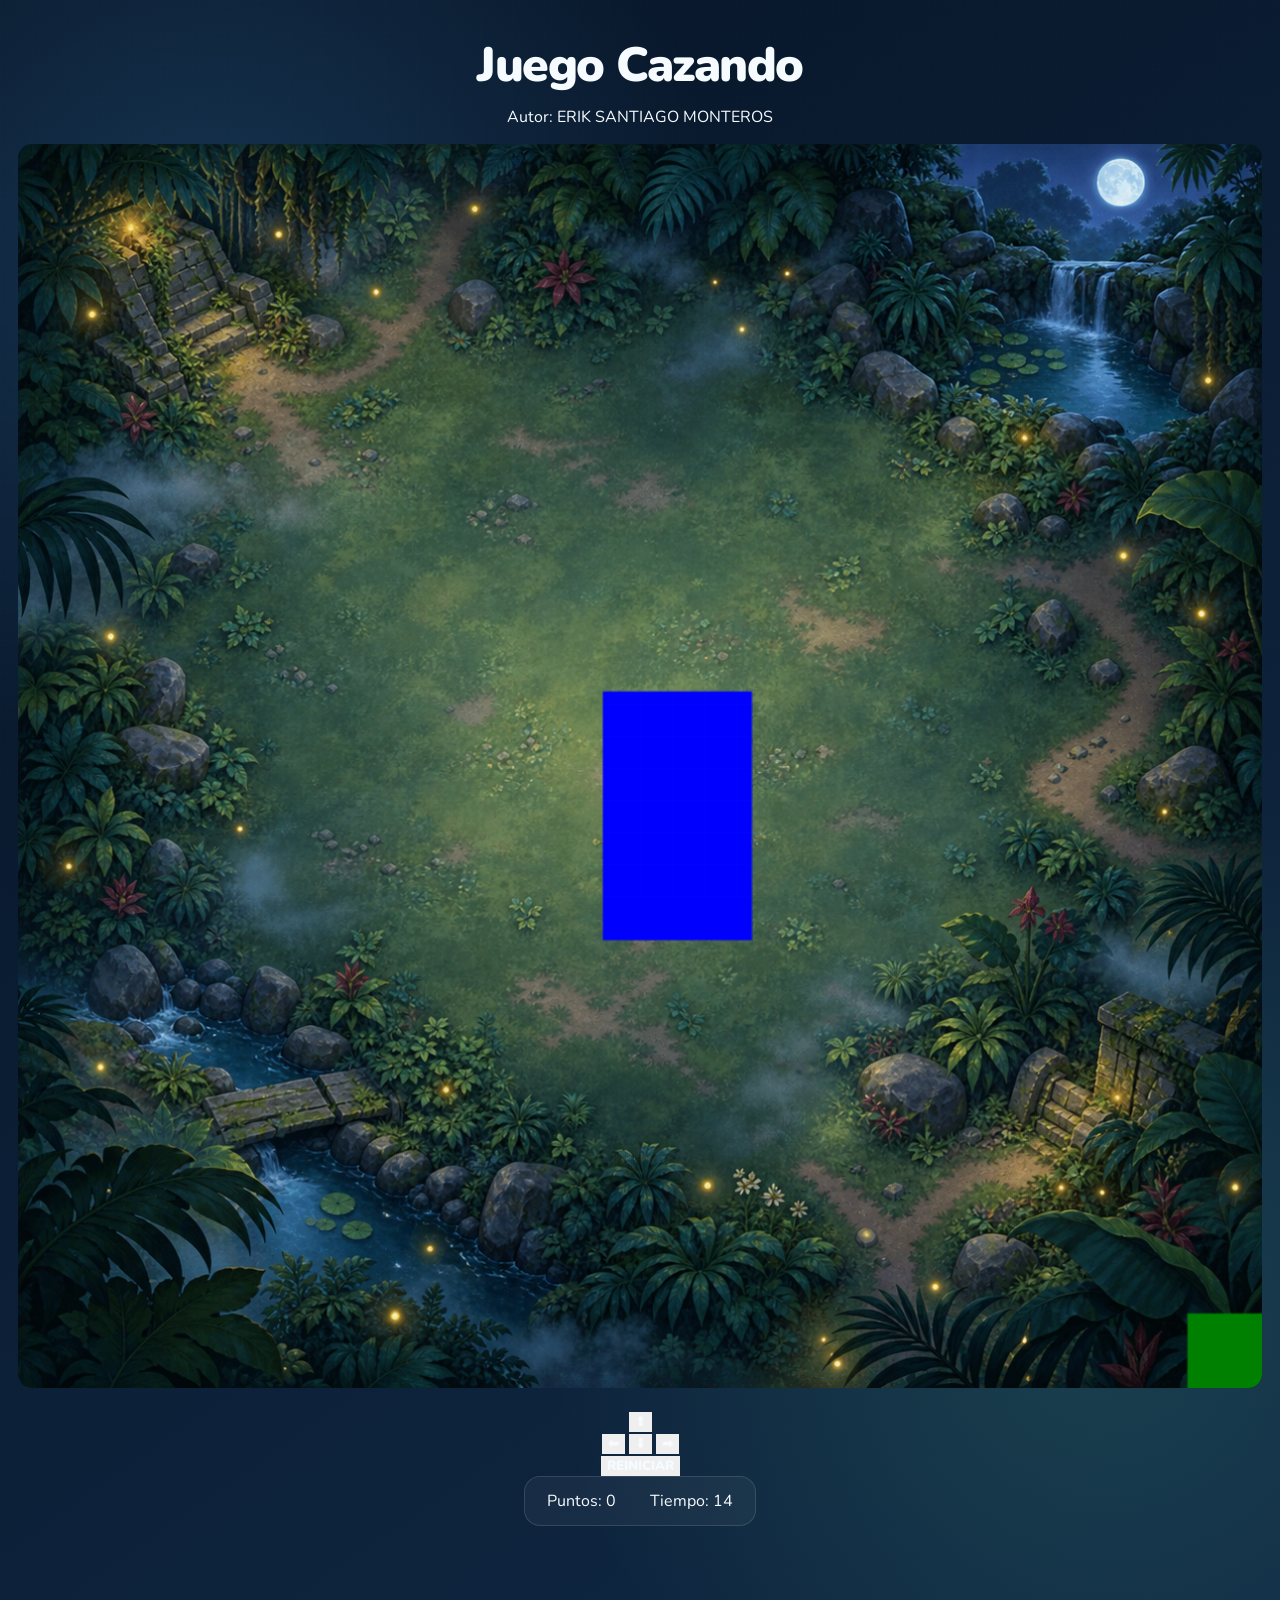
<file: index.html>
<!DOCTYPE html>
<html>
<head>
  <title>Juego Cazando</title>
  <link rel="stylesheet" href="cazando.css"/>

</head>
<body onload="iniciarJuego()">

  <h1>Juego Cazando</h1>
  <p>Autor: ERIK SANTIAGO MONTEROS</p>
  <canvas width="500px" height="500px" id="areaJuego"></canvas>
  


  <div class="controles">
    
    <button onclick="moverArriba()">⬆</button>
    <br>
    <button onclick="moverIzquierda()">⬅</button>
    <button onclick="moverAbajo()">⬇</button>
    <button onclick="moverDerecha()">➡</button>
    <br>
    <button onclick="reiniciarJuego()">REINICIAR</button>
  </div>


  <div class="panel">
    <span>Puntos: <span id="puntos">0</span></span>
    <span>Tiempo: <span id="tiempo">15</span></span>
  </div>

  <p id="mensaje"></p>
  
  <script src="cazando.js"></script>

</body>
</html>
</file>
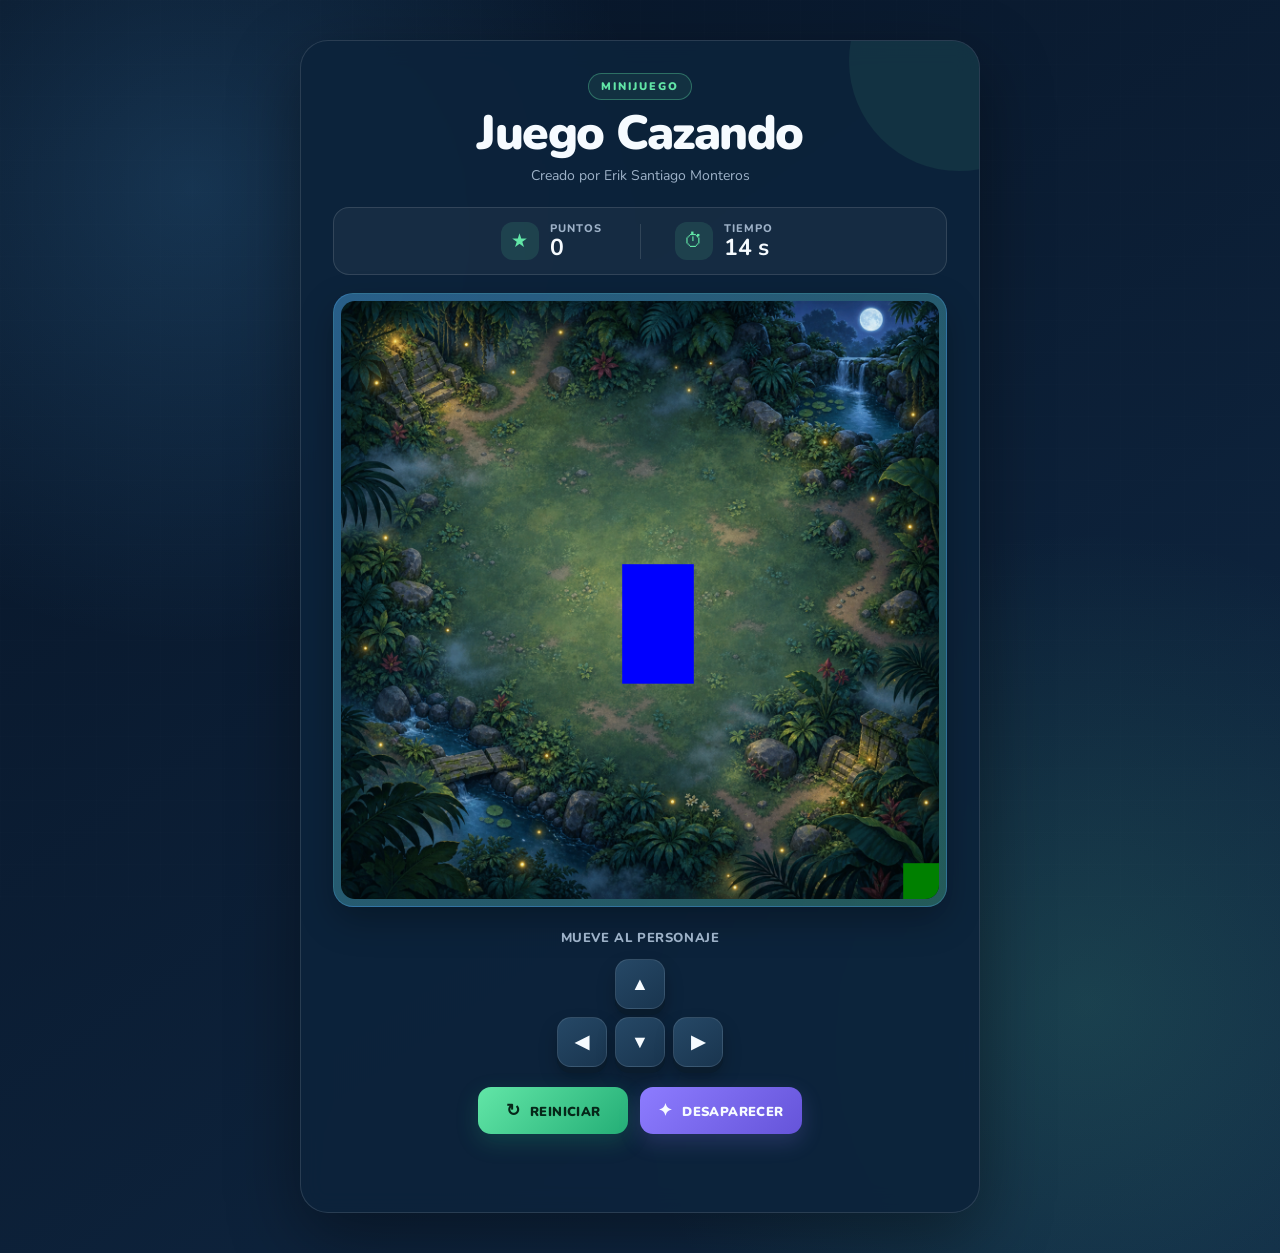
<file: cazando.html>
<!DOCTYPE html>
<html lang="es">
<head>
  <meta charset="UTF-8">
  <meta name="viewport" content="width=device-width, initial-scale=1.0">
  <title>Juego Cazando</title>
  <link rel="preload" href="fondo-cazando.png" as="image">
  <link rel="stylesheet" href="cazando.css">
</head>
<body onload="iniciarJuego()">
  <main class="juego">
    <header class="encabezado">
      <span class="etiqueta">MINIJUEGO</span>
      <h1>Juego Cazando</h1>
      <p class="autor">Creado por Erik Santiago Monteros</p>
    </header>

    <section class="panel" aria-label="Marcador del juego">
      <div class="dato">
        <span class="dato-icono">★</span>
        <div><span class="dato-titulo">Puntos</span><strong id="puntos">0</strong></div>
      </div>
      <div class="separador"></div>
      <div class="dato">
        <span class="dato-icono">⏱</span>
        <div><span class="dato-titulo">Tiempo</span><strong><span id="tiempo">15</span> s</strong></div>
      </div>
    </section>

    <div class="tablero">
      <canvas width="500" height="500" id="areaJuego">Tu navegador no puede mostrar este juego.</canvas>
    </div>

    <section class="controles" aria-label="Controles del juego">
      <p class="instruccion">Mueve al personaje</p>
      <div class="direcciones">
        <button class="boton-direccion arriba" onclick="moverArriba()" aria-label="Mover arriba">▲</button>
        <button class="boton-direccion izquierda" onclick="moverIzquierda()" aria-label="Mover a la izquierda">◀</button>
        <button class="boton-direccion abajo" onclick="moverAbajo()" aria-label="Mover abajo">▼</button>
        <button class="boton-direccion derecha" onclick="moverDerecha()" aria-label="Mover a la derecha">▶</button>
      </div>
      <div class="acciones">
        <button class="boton-accion reiniciar" onclick="reiniciarJuego()"><span>↻</span> Reiniciar</button>
        <button class="boton-accion desaparecer" onclick="desaparecerPersonaje()"><span>✦</span> Desaparecer</button>
      </div>
    </section>

    <p id="mensaje" role="status" aria-live="polite"></p>
  </main>
  <script src="cazando.js"></script>
</body>
</html>
</file>
<file: cazando.css>
@import url("https://fonts.googleapis.com/css2?family=Nunito:wght@400;600;700;800;900&display=swap");

:root {
  --fondo-oscuro: #071426;
  --fondo-medio: #102945;
  --tarjeta: rgba(13, 35, 59, 0.92);
  --borde: rgba(255, 255, 255, 0.12);
  --texto: #f6fbff;
  --texto-suave: #9eb2c8;
  --verde: #62e6a7;
  --verde-oscuro: #24ae76;
  --morado: #8d7cff;
  --rojo: #ff6b7a;
  --sombra: 0 24px 70px rgba(0, 0, 0, 0.38);
}

* { box-sizing: border-box; }

body {
  min-height: 100vh;
  margin: 0;
  padding: 40px 18px;
  display: grid;
  place-items: center;
  color: var(--texto);
  font-family: "Nunito", Arial, sans-serif;
  text-align: center;
  background:
    radial-gradient(circle at 15% 15%, rgba(85, 184, 255, 0.18), transparent 30%),
    radial-gradient(circle at 85% 80%, rgba(98, 230, 167, 0.14), transparent 32%),
    linear-gradient(145deg, var(--fondo-oscuro), var(--fondo-medio));
}

body::before {
  content: "";
  position: fixed;
  inset: 0;
  pointer-events: none;
  opacity: 0.22;
  background-image:
    linear-gradient(rgba(255, 255, 255, 0.035) 1px, transparent 1px),
    linear-gradient(90deg, rgba(255, 255, 255, 0.035) 1px, transparent 1px);
  background-size: 32px 32px;
}

.juego {
  position: relative;
  width: min(100%, 680px);
  padding: 32px;
  overflow: hidden;
  border: 1px solid var(--borde);
  border-radius: 28px;
  background: var(--tarjeta);
  box-shadow: var(--sombra);
  backdrop-filter: blur(12px);
}

.juego::after {
  content: "";
  position: absolute;
  top: -90px;
  right: -90px;
  width: 220px;
  height: 220px;
  border-radius: 50%;
  background: rgba(98, 230, 167, 0.08);
  pointer-events: none;
}

.encabezado { position: relative; z-index: 1; margin-bottom: 22px; }

.etiqueta {
  display: inline-block;
  margin-bottom: 8px;
  padding: 5px 12px;
  border: 1px solid rgba(98, 230, 167, 0.35);
  border-radius: 999px;
  color: var(--verde);
  background: rgba(98, 230, 167, 0.08);
  font-size: 11px;
  font-weight: 900;
  letter-spacing: 2px;
}

h1 {
  margin: 0;
  font-size: clamp(32px, 6vw, 48px);
  font-weight: 900;
  line-height: 1.05;
  letter-spacing: -1.5px;
}

.autor { margin: 8px 0 0; color: var(--texto-suave); font-size: 14px; }

.panel {
  display: flex;
  align-items: center;
  justify-content: center;
  gap: 34px;
  margin-bottom: 18px;
  padding: 13px 22px;
  border: 1px solid var(--borde);
  border-radius: 16px;
  background: rgba(255, 255, 255, 0.045);
}

.dato {
  min-width: 105px;
  display: flex;
  align-items: center;
  gap: 11px;
  text-align: left;
}

.dato-icono {
  display: grid;
  width: 38px;
  height: 38px;
  place-items: center;
  flex-shrink: 0;
  border-radius: 12px;
  color: var(--verde);
  background: rgba(98, 230, 167, 0.12);
  font-size: 19px;
}

.dato-titulo {
  display: block;
  color: var(--texto-suave);
  font-size: 11px;
  font-weight: 800;
  letter-spacing: 1px;
  text-transform: uppercase;
}

.dato strong { font-size: 23px; line-height: 1; }
.separador { width: 1px; height: 35px; background: var(--borde); }

.tablero {
  padding: 7px;
  border: 1px solid rgba(85, 184, 255, 0.25);
  border-radius: 20px;
  background: linear-gradient(135deg, rgba(85, 184, 255, 0.4), rgba(98, 230, 167, 0.28));
  box-shadow: 0 14px 35px rgba(0, 0, 0, 0.28);
}

canvas {
  display: block;
  width: 100%;
  height: auto;
  border-radius: 14px;
  background-color: #183f38;
  background-image: url("fondo-cazando.png");
  background-position: center;
  background-repeat: no-repeat;
  background-size: cover;
}

.controles { margin-top: 22px; }

.instruccion {
  margin: 0 0 12px;
  color: var(--texto-suave);
  font-size: 13px;
  font-weight: 800;
  letter-spacing: 0.6px;
  text-transform: uppercase;
}

.direcciones {
  width: 166px;
  margin: 0 auto 20px;
  display: grid;
  grid-template-columns: repeat(3, 50px);
  grid-template-rows: repeat(2, 50px);
  gap: 8px;
}

button {
  border: 0;
  color: var(--texto);
  font-family: inherit;
  font-weight: 900;
  cursor: pointer;
  transition: transform 0.16s ease, box-shadow 0.16s ease, filter 0.16s ease;
}

button:hover { transform: translateY(-2px); filter: brightness(1.1); }
button:active { transform: translateY(1px) scale(0.97); }
button:focus-visible { outline: 3px solid rgba(98, 230, 167, 0.42); outline-offset: 3px; }

.boton-direccion {
  border: 1px solid rgba(255, 255, 255, 0.1);
  border-radius: 14px;
  background: linear-gradient(145deg, #264866, #19354f);
  box-shadow: 0 6px 0 #0a1c2d, 0 10px 18px rgba(0, 0, 0, 0.25);
  font-size: 18px;
}

.boton-direccion:active { box-shadow: 0 2px 0 #0a1c2d; }
.arriba { grid-column: 2; grid-row: 1; }
.izquierda { grid-column: 1; grid-row: 2; }
.abajo { grid-column: 2; grid-row: 2; }
.derecha { grid-column: 3; grid-row: 2; }

.acciones { display: flex; justify-content: center; gap: 12px; }

.boton-accion {
  min-width: 150px;
  padding: 12px 18px;
  border-radius: 13px;
  font-size: 13px;
  letter-spacing: 0.4px;
  text-transform: uppercase;
}

.boton-accion span { margin-right: 5px; font-size: 17px; }
.reiniciar {
  color: #062719;
  background: linear-gradient(135deg, var(--verde), var(--verde-oscuro));
  box-shadow: 0 8px 22px rgba(36, 174, 118, 0.22);
}

.desaparecer {
  background: linear-gradient(135deg, var(--morado), #6554d9);
  box-shadow: 0 8px 22px rgba(141, 124, 255, 0.2);
}

#mensaje {
  min-height: 28px;
  margin: 18px 0 0;
  color: var(--rojo);
  font-size: 19px;
  font-weight: 900;
}

@media (max-width: 600px) {
  body { padding: 16px 10px; }
  .juego { padding: 22px 14px; border-radius: 22px; }
  .panel { gap: 15px; padding-inline: 12px; }
  .dato { min-width: 0; }
  .acciones { flex-direction: column; align-items: stretch; }
  .boton-accion { width: 100%; }
}
</file>
